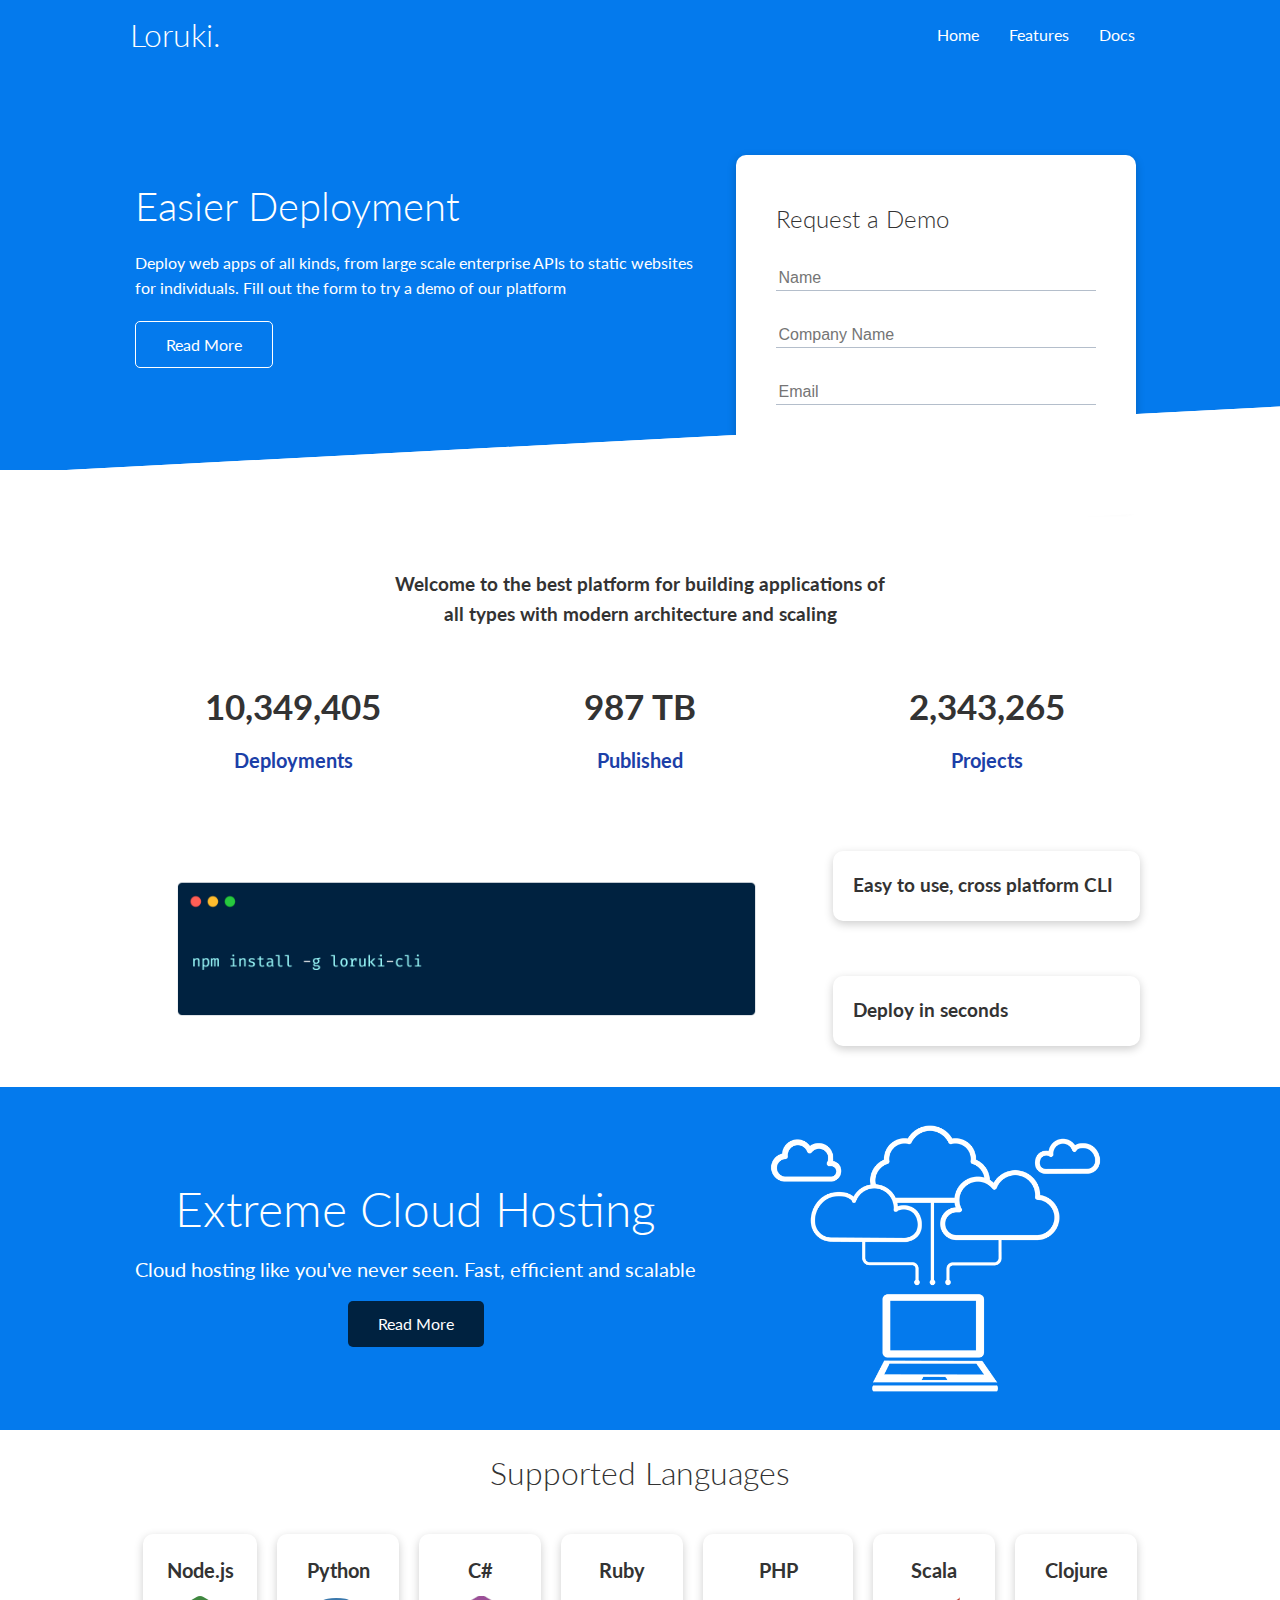
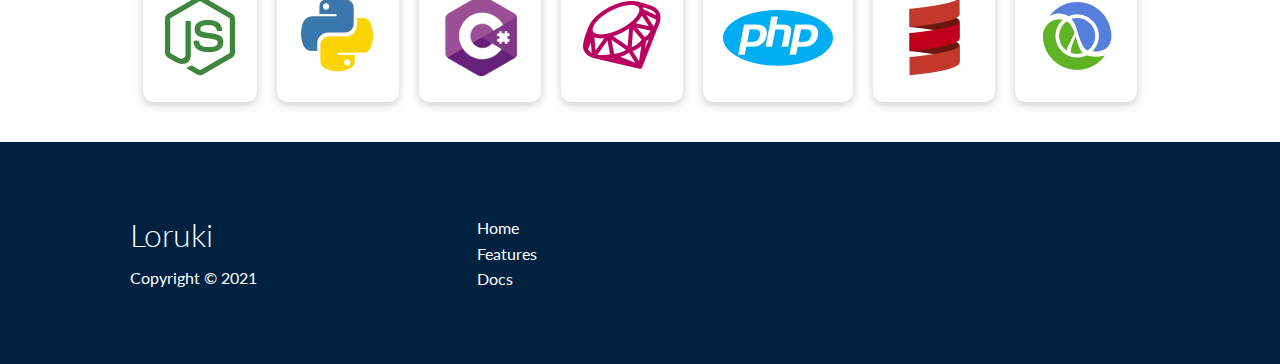
<file: index.html>
<!DOCTYPE html>
<html lang="en">
<head>
    <meta charset="UTF-8">
    <meta name="viewport" content="width=device-width, initial-scale=1.0">
    <link rel="stylesheet" href="https://cdnjs.cloudflare.com/ajax/libs/font-awesome/5.15.1/css/all.min.css" integrity="sha512-+4zCK9k+qNFUR5X+cKL9EIR+ZOhtIloNl9GIKS57V1MyNsYpYcUrUeQc9vNfzsWfV28IaLL3i96P9sdNyeRssA==" crossorigin="anonymous" />
    <link rel="stylesheet" href="css/utilities.css">
    <link rel="stylesheet" href="css/style.css">
    <title>Loruki | Cloud Hosting For Everyone</title>
</head>
<body>
    <!-- Navbar -->
    <div class="navbar">
        <div class="container flex">
            <h1 class="logo">Loruki.</h1>
            <nav>
                <ul>
                    <li><a href="index.html">Home</a></li>
                    <li><a href="features.html">Features</a></li>
                    <li><a href="docs.html">Docs</a></li>
                </ul>
            </nav>
        </div>
    </div>
    
    <!-- Showcase -->
    <section class="showcase">
        <div class="container grid">
            <div class="showcase-text">
                <h1>Easier Deployment</h1>
                <p>Deploy web apps of all kinds, from large scale enterprise APIs to static websites for individuals. Fill out the form to try a demo of our platform</p>
                <a href="features.html" class="btn btn-outline">Read More</a>
            </div>

            <div class="showcase-form card">
                <h2>Request a Demo</h2>
                 <!--  <form name="contact" netlify-honeypot="bot-field" method="POST" data-netlify="true">
                    <input type="hidden" name="form-name" value="contact">
                    <p class="hidden">
                        <label>Don’t fill this out if you're human: <input name="bot-field" /></label>
                      </p>
                    <div class="form-control">
                        <input type="text" name="name" placeholder="Name" required>
                    </div>
                    <div class="form-control">
                        <input type="text" name="company" placeholder="Company Name" required>
                    </div>
                    <div class="form-control">
                        <input type="email" name="email" placeholder="Email" required>
                    </div>
                    <input type="submit" value="Send" class="btn btn-primary">
                </form> -->
                 <form>
                    <div class="form-control">
                        <input type="text" name="name" placeholder="Name" required>
                    </div>
                    <div class="form-control">
                        <input type="text" name="company" placeholder="Company Name" required>
                    </div>
                    <div class="form-control">
                        <input type="email" name="email" placeholder="Email" required>
                    </div>
                    <input type="submit" value="Send" class="btn btn-primary">
                </form>
            </div>
        </div>
    </section>

    <!-- Stats -->
    <section class="stats">
        <div class="container">
            <h3 class="stats-heading text-center my-1">
                Welcome to the best platform for building applications of all types with modern architecture and scaling
            </h3>

            <div class="grid grid-3 text-center my-4">
                <div>
                    <i class="fas fa-server fa-3x"></i>
                    <h3>10,349,405</h3>
                    <p class="text-secondary">Deployments</p>
                </div>
                <div>
                    <i class="fas fa-upload fa-3x"></i>
                    <h3>987 TB</h3>
                    <p class="text-secondary">Published</p>
                </div>
                <div>
                    <i class="fas fa-project-diagram fa-3x"></i>
                    <h3>2,343,265</h3>
                    <p class="text-secondary">Projects</p>
                </div>
            </div>
        </div>
    </section>

    <!-- Cli -->
    <section class="cli">
        <div class="container grid">
            <img src="images/cli.png" alt="">
            <div class="card">
                <h3>Easy to use, cross platform CLI</h3>
            </div>
            <div class="card">
                <h3>Deploy in seconds</h3>
            </div>
        </div>
    </section>

    <!-- Cloud -->
    <section class="cloud bg-primary my-2 py-2">
        <div class="container grid">
            <div class="text-center">
                <h2 class="lg">Extreme Cloud Hosting</h2>
                <p class="lead my-1">Cloud hosting like you've never seen. Fast, efficient and scalable</p>
                <a href="features.html" class="btn btn-dark">Read More</a>
            </div>
            <img src="images/cloud.png" alt="">
        </div>
    </section>

    <!-- Languages -->
    <section class="languages">
        <h2 class="md text-center my-2">
            Supported Languages
        </h2>
        <div class="container flex">
            <div class="card">
                <h4>Node.js</h4>
                <img src="images/logos/node.png" alt="">
            </div>
            <div class="card">
                <h4>Python</h4>
                <img src="images/logos/python.png" alt="">
              </div>
              <div class="card">
                <h4>C#</h4>
                <img src="images/logos/csharp.png" alt="">
              </div>
              <div class="card">
                <h4>Ruby</h4>
                <img src="images/logos/ruby.png" alt="">
              </div>
              <div class="card">
                <h4>PHP</h4>
                <img src="images/logos/php.png" alt="">
              </div>
              <div class="card">
                <h4>Scala</h4>
                <img src="images/logos/scala.png" alt="">
              </div>
              <div class="card">
                <h4>Clojure</h4>
                <img src="images/logos/clojure.png" alt="">
              </div>
        </div>
    </section>

    <!-- Footer -->
    <footer class="footer bg-dark py-5">
        <div class="container grid grid-3">
            <div>
                <h1>Loruki
                </h1>
                <p>Copyright &copy; 2021</p>
            </div>
            <nav>
                <ul>
                    <li><a href="index.html">Home</a></li>
                    <li><a href="features.html">Features</a></li>
                    <li><a href="docs.html">Docs</a></li>
                </ul>
            </nav>
            <div class="social">
                <a href="https://github.com/Goodness815"><i class="fab fa-github fa-2x"></i></a>
                <a href="https://web.facebook.com/sewo.goodness"><i class="fab fa-facebook fa-2x"></i></a>
                <a href="https://www.instagram.com/_goodness_sewo/"><i class="fab fa-instagram fa-2x"></i></a>
                <a href="https://twitter.com/sewogoodness"><i class="fab fa-twitter fa-2x"></i></a>
            </div>
        </div>
    </footer>
</body>
</html>
</file>
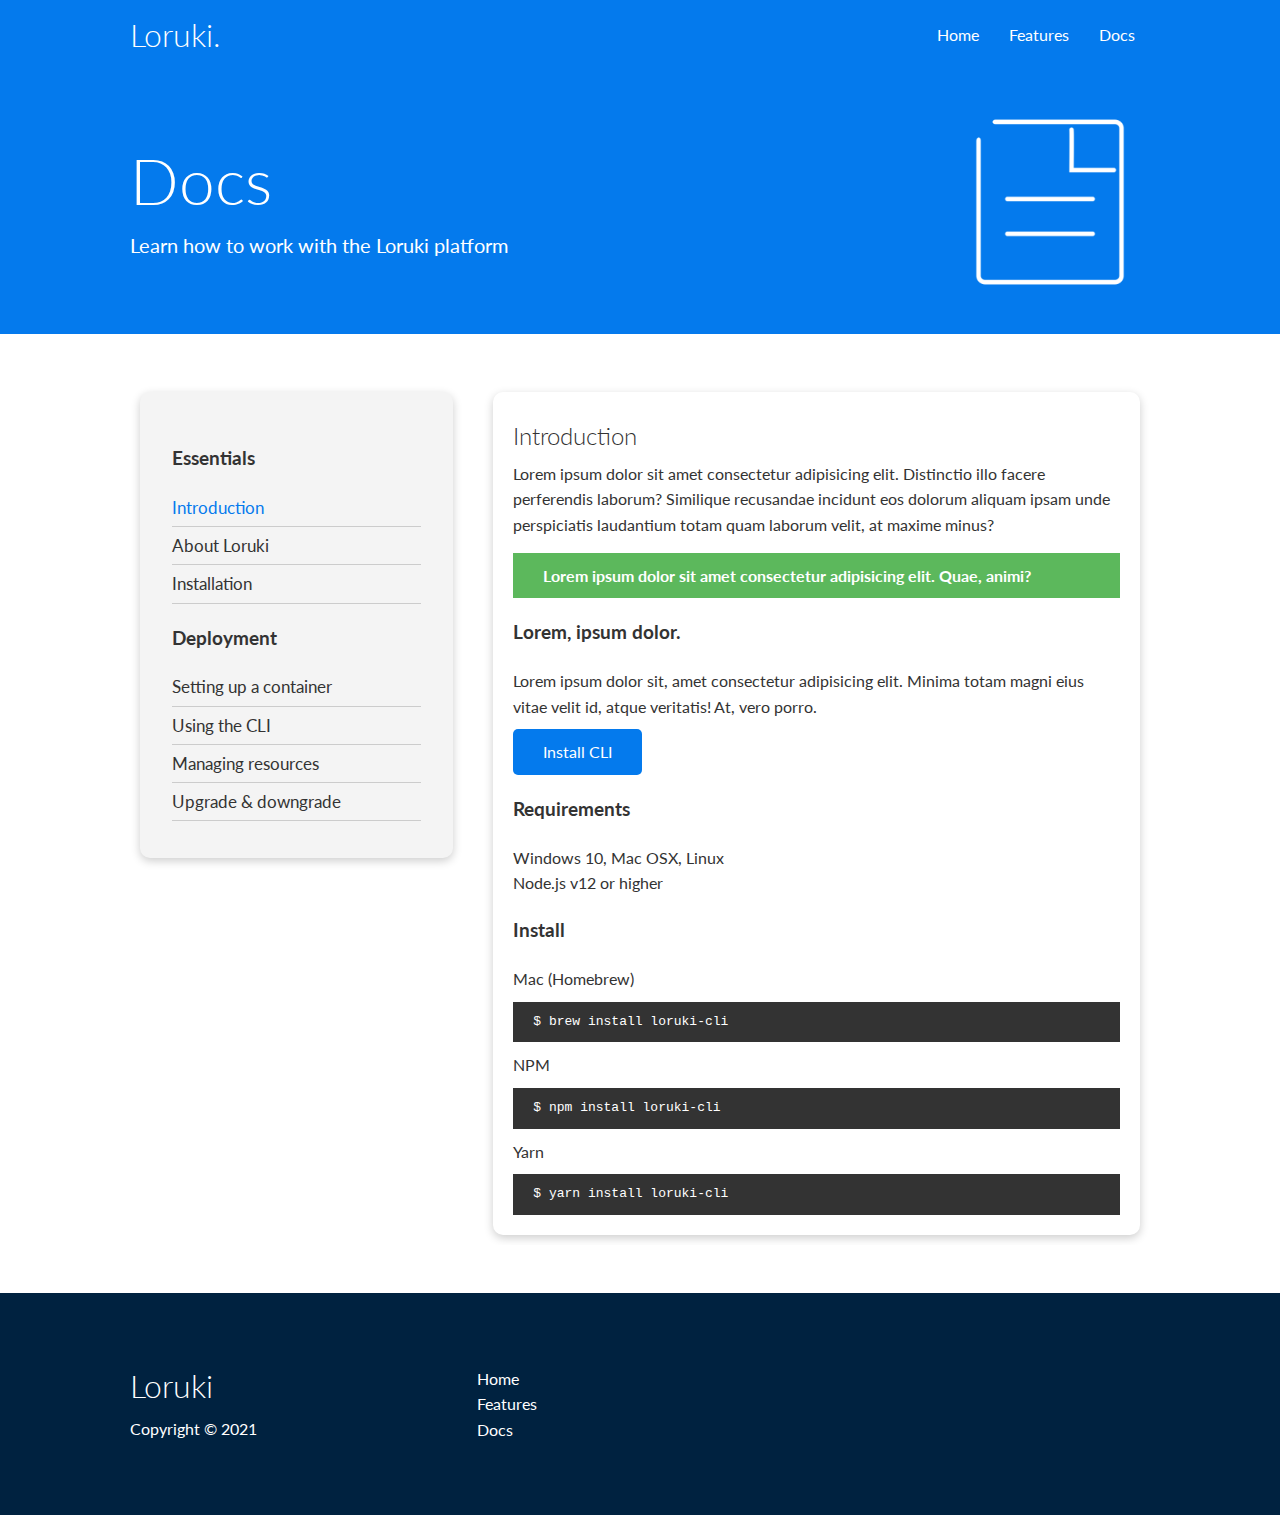
<file: docs.html>
<!DOCTYPE html>
<html lang="en">
<head>
    <meta charset="UTF-8">
    <meta name="viewport" content="width=device-width, initial-scale=1.0">
    <link rel="stylesheet" href="https://cdnjs.cloudflare.com/ajax/libs/font-awesome/5.15.1/css/all.min.css" integrity="sha512-+4zCK9k+qNFUR5X+cKL9EIR+ZOhtIloNl9GIKS57V1MyNsYpYcUrUeQc9vNfzsWfV28IaLL3i96P9sdNyeRssA==" crossorigin="anonymous" />
    <link rel="stylesheet" href="css/utilities.css">
    <link rel="stylesheet" href="css/style.css">
    <title>Loruki | Cloud Hosting For Everyone</title>
</head>
<body>
    <!-- Navbar -->
    <div class="navbar">
        <div class="container flex">
            <h1 class="logo">Loruki.</h1>
            <nav>
                <ul>
                    <li><a href="index.html">Home</a></li>
                    <li><a href="features.html">Features</a></li>
                    <li><a href="docs.html">Docs</a></li>
                </ul>
            </nav>
        </div>
    </div>

    <!-- Head -->
    <section class="docs-head bg-primary py-3">
        <div class="container grid">
            <div>
                <h1 class="xl">Docs</h1>
                <p class="lead">
                    Learn how to work with the Loruki platform
                </p>
            </div>
            <img src="images/docs.png" alt="">
        </div>
    </section>

    <!-- Docs main -->
    <section class="docs-main my-4">
        <div class="container grid">
            <div class="card bg-light p-3">
                <h3 class="my-2">Essentials</h3>
                <nav>
                    <ul>
                        <li><a class="text-primary" href="#">Introduction</a></li>
                        <li><a href="#">About Loruki</a></li>
                        <li><a href="#">Installation</a></li>
                    </ul>
                </nav>

                <h3 class="my-2">Deployment</h3>
                <nav>
                    <ul>
                        <li><a href="#">Setting up a container</a></li>
							<li><a href="#">Using the CLI</a></li>
							<li><a href="#">Managing resources</a></li>
							<li><a href="#">Upgrade & downgrade</a></li>
                    </ul>
                </nav>
            </div>
            <div class="card">
                <h2>Introduction</h2>
                <p>Lorem ipsum dolor sit amet consectetur adipisicing elit. Distinctio illo facere perferendis laborum? Similique recusandae incidunt eos dolorum aliquam ipsam unde perspiciatis laudantium totam quam laborum velit, at maxime minus?</p>

                <div class="alert alert-success">
                    <i class="fas fa-info"></i> Lorem ipsum dolor sit amet consectetur adipisicing elit. Quae, animi?
                </div>

                <h3>Lorem, ipsum dolor.</h3>
                <p>Lorem ipsum dolor sit, amet consectetur adipisicing elit. Minima totam magni eius vitae velit id, atque veritatis! At, vero porro.</p>
                <a href="#" class="btn btn-primary">Install CLI</a>

                <h3>Requirements</h3>
                <ul>
                    <li>Windows 10, Mac OSX, Linux</li>
                    <li>Node.js v12 or higher</li>
                </ul>

                <h3>Install</h3>
                <p>Mac (Homebrew)</p>
                <pre><code>$ brew install loruki-cli</code></pre>
                <p>NPM</p>
                <pre><code>$ npm install loruki-cli</code></pre>
                <p>Yarn</p>
                <pre><code>$ yarn install loruki-cli</code></pre>

            </div>
        </div>
    </section>
    
    <!-- Footer -->
    <footer class="footer bg-dark py-5">
        <div class="container grid grid-3">
            <div>
                <h1>Loruki
                </h1>
                <p>Copyright &copy; 2021</p>
            </div>
            <nav>
                <ul>
                    <li><a href="index.html">Home</a></li>
                    <li><a href="features.html">Features</a></li>
                    <li><a href="docs.html">Docs</a></li>
                </ul>
            </nav>
            <div class="social">
                <a href="https://github.com/Goodness815"><i class="fab fa-github fa-2x"></i></a>
                <a href="https://web.facebook.com/sewo.goodness"><i class="fab fa-facebook fa-2x"></i></a>
                <a href="https://www.instagram.com/_goodness_sewo/"><i class="fab fa-instagram fa-2x"></i></a>
                <a href="https://twitter.com/sewogoodness"><i class="fab fa-twitter fa-2x"></i></a>
            </div>
        </div>
    </footer>
</body>
</html>
</file>
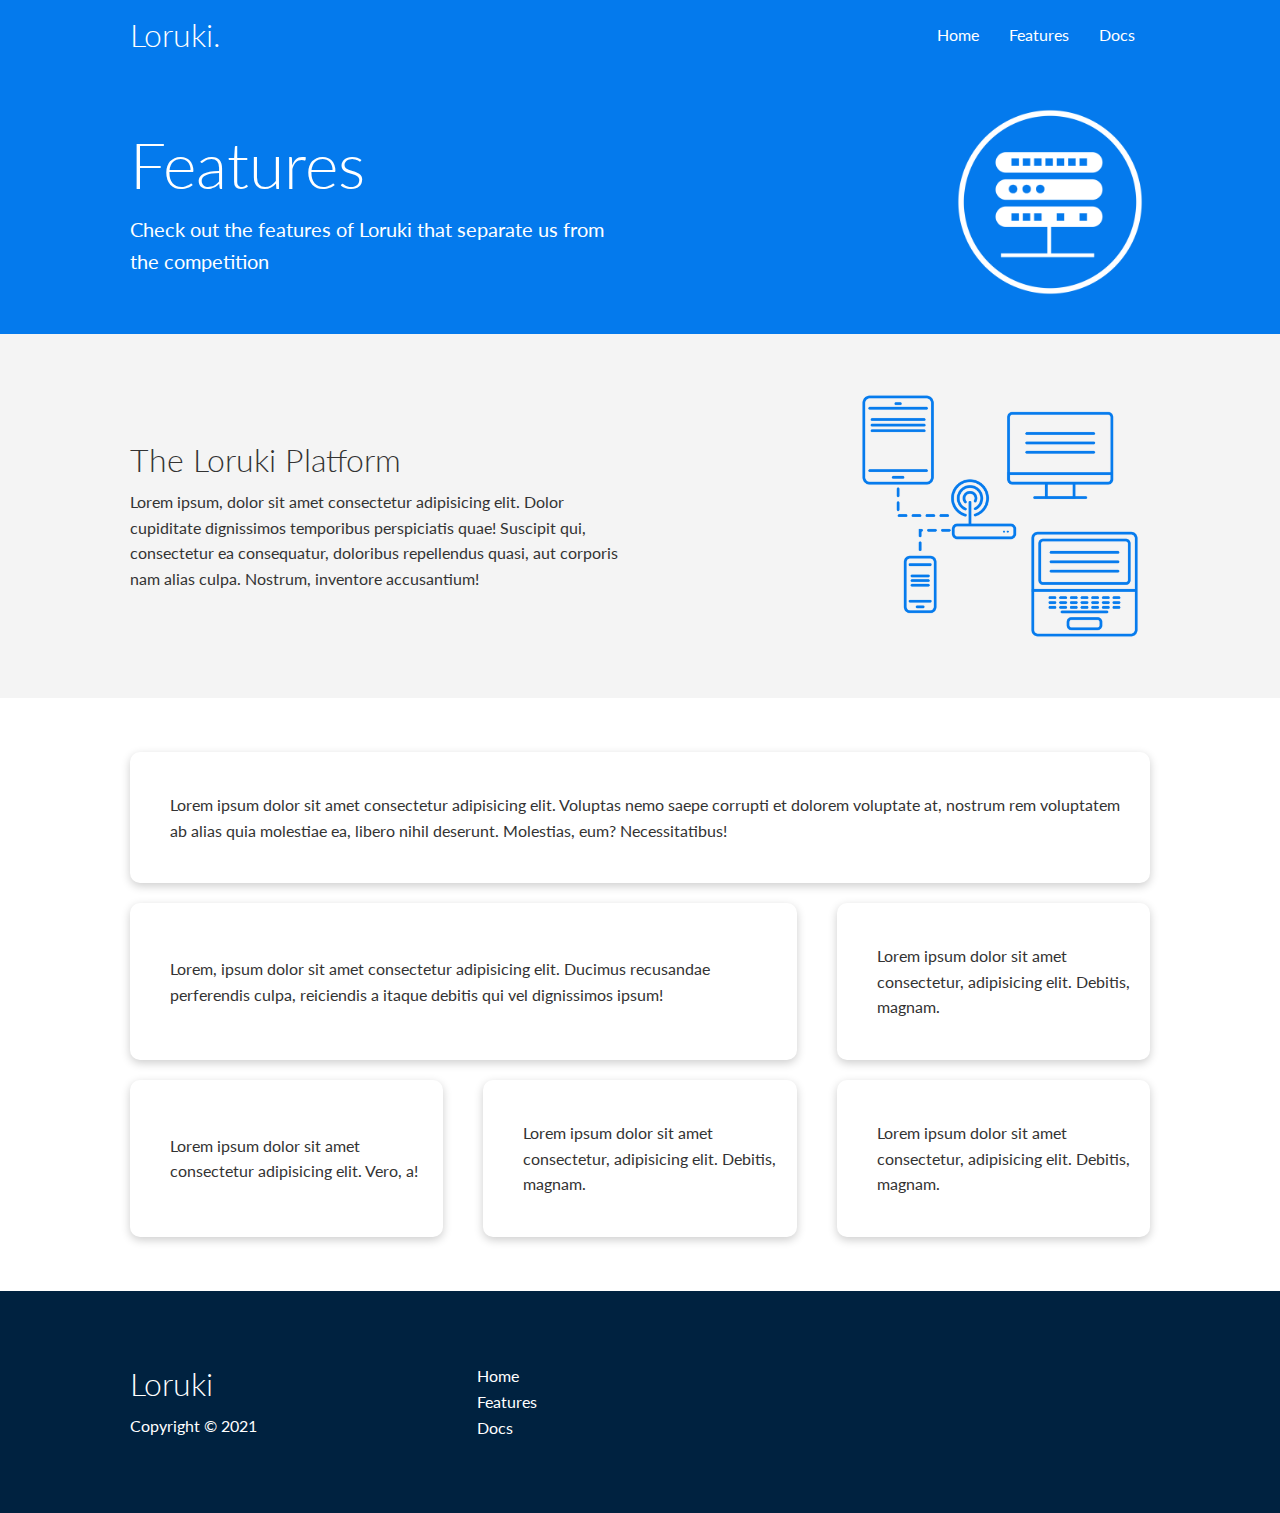
<file: features.html>
<!DOCTYPE html>
<html lang="en">
<head>
    <meta charset="UTF-8">
    <meta name="viewport" content="width=device-width, initial-scale=1.0">
    <link rel="stylesheet" href="https://cdnjs.cloudflare.com/ajax/libs/font-awesome/5.15.1/css/all.min.css" integrity="sha512-+4zCK9k+qNFUR5X+cKL9EIR+ZOhtIloNl9GIKS57V1MyNsYpYcUrUeQc9vNfzsWfV28IaLL3i96P9sdNyeRssA==" crossorigin="anonymous" />
    <link rel="stylesheet" href="css/utilities.css">
    <link rel="stylesheet" href="css/style.css">
    <title>Loruki | Cloud Hosting For Everyone</title>
</head>
<body>
    <!-- Navbar -->
    <div class="navbar">
        <div class="container flex">
            <h1 class="logo">Loruki.</h1>
            <nav>
                <ul>
                    <li><a href="index.html">Home</a></li>
                    <li><a href="features.html">Features</a></li>
                    <li><a href="docs.html">Docs</a></li>
                </ul>
            </nav>
        </div>
    </div>

    <!-- Head -->
    <section class="features-head bg-primary py-3">
        <div class="container grid">
            <div>
                <h1 class="xl">Features</h1>
                <p class="lead">
                    Check out the features of Loruki that separate us from the
						competition
                </p>
            </div>
            <img src="images/server.png" alt="">
        </div>
    </section>

    <!-- Sub head -->
    <section class="features-sub-head bg-light py-3">
        <div class="container grid">
            <div>
                <h1 class="md">The Loruki Platform</h1>
                <p>
                    Lorem ipsum, dolor sit amet consectetur adipisicing elit. Dolor cupiditate dignissimos temporibus perspiciatis quae! Suscipit qui, consectetur ea consequatur, doloribus repellendus quasi, aut corporis nam alias culpa. Nostrum, inventore accusantium!
                </p>
            </div>
            <img src="images/server2.png" alt="">
        </div>
    </section>

    <section class="features-main my-2">
        <div class="container grid grid-3">
            <div class="card flex">
                <i class="fas fa-server fa-3x"></i>
                <p>Lorem ipsum dolor sit amet consectetur adipisicing elit. Voluptas nemo saepe corrupti et dolorem voluptate at, nostrum rem voluptatem ab alias quia molestiae ea, libero nihil deserunt. Molestias, eum? Necessitatibus!</p>
            </div>
            <div class="card flex">
                <i class="fas fa-network-wired fa-3x"></i>
                <p>
                    Lorem, ipsum dolor sit amet consectetur adipisicing elit. Ducimus
                    recusandae perferendis culpa, reiciendis a itaque debitis qui vel
                    dignissimos ipsum!
                </p>
            </div>
            <div class="card flex">
                <i class="fas fa-laptop-code fa-3x"></i>
                <p>
                    Lorem ipsum dolor sit amet consectetur, adipisicing elit. Debitis,
                    magnam.
                </p>
            </div>
            <div class="card flex">
                <i class="fas fa-database fa-3x"></i>
                <p>
                    Lorem ipsum dolor sit amet consectetur adipisicing elit. Vero, a!
                </p>
            </div>
            <div class="card flex">
                <i class="fas fa-power-off fa-3x"></i>
                <p>
                    Lorem ipsum dolor sit amet consectetur, adipisicing elit. Debitis,
                    magnam.
                </p>
            </div>
            <div class="card flex">
                <i class="fas fa-upload fa-3x"></i>
                <p>
                    Lorem ipsum dolor sit amet consectetur, adipisicing elit. Debitis,
                    magnam.
                </p>
            </div>
        </div>
    </section>

    <!-- Footer -->
    <footer class="footer bg-dark py-5">
        <div class="container grid grid-3">
            <div>
                <h1>Loruki
                </h1>
                <p>Copyright &copy; 2021</p>
            </div>
            <nav>
                <ul>
                    <li><a href="index.html">Home</a></li>
                    <li><a href="features.html">Features</a></li>
                    <li><a href="docs.html">Docs</a></li>
                </ul>
            </nav>
            <div class="social">
                <a href="https://github.com/Goodness815"><i class="fab fa-github fa-2x"></i></a>
                <a href="https://web.facebook.com/sewo.goodness"><i class="fab fa-facebook fa-2x"></i></a>
                <a href="https://www.instagram.com/_goodness_sewo/"><i class="fab fa-instagram fa-2x"></i></a>
                <a href="https://twitter.com/sewogoodness"><i class="fab fa-twitter fa-2x"></i></a>
            </div>
        </div>
    </footer>
</body>
</html>
</file>
<file: css/utilities.css>
.container {
  max-width: 1100px;
  margin: 0 auto;
  overflow: auto;
  padding: 0 40px;
}

.card {
  background-color: #fff;
  color: #333;
  border-radius: 10px;
  box-shadow: 0 3px 10px rgba(0, 0, 0, 0.2);
  padding: 20px;
  margin: 10px;
}

.btn {
  display: inline-block;
  padding: 10px 30px;
  cursor: pointer;
  background: var(--primary-color);
  color: #fff;
  border: none;
  border-radius: 5px;
}

.btn-outline {
  background-color: transparent;
  border: 1px #fff solid;
}

.btn:hover {
  transform: scale(0.98);
}

/* Backgrounds & colored buttons */
.bg-primary,
.btn-primary {
  background-color: var(--primary-color);
  color: #fff;
}

.bg-secondary,
.btn-secondary {
  background-color: var(--secondary-color);
  color: #fff;
}

.bg-dark,
.btn-dark {
  background-color: var(--dark-color);
  color: #fff;
}

.bg-light,
.btn-light {
  background-color: var(--light-color);
  color: #333;
}

.bg-primary a,
.btn-primary a,
.bg-secondary a,
.btn-secondary a,
.bg-dark a,
.btn-dark a {
  color: #fff;
}

/* Text colors */
.text-primary {
  color: var(--primary-color);
}

.text-secondary {
  color: var(--secondary-color);
}

.text-dark {
  color: var(--dark-color);
}

.text-light {
  color: var(--light-color);
}

/* Text sizes */
.lead {
  font-size: 20px;
}

.sm {
  font-size: 1rem;
}

.md {
  font-size: 2rem;
}

.lg {
  font-size: 3rem;
}

.xl {
  font-size: 4rem;
}

.text-center {
  text-align: center;
}

/* Alert */
.alert {
  background-color: var(--light-color);
  padding: 10px 20px;
  font-weight: bold;
  margin: 15px 0;
}

.alert i {
  margin-right: 10px;
}

.alert-success {
  background-color: var(--success-color);
  color: #fff;
}

.alert-error {
  background-color: var(--error-color);
  color: #fff;
}

.flex {
  display: flex;
  justify-content: center;
  align-items: center;
  height: 100%;
}

.grid {
  display: grid;
  grid-template-columns: repeat(2, 1fr);
  gap: 20px;
  justify-content: center;
  align-items: center;
  height: 100%;
}

.grid-3 {
  grid-template-columns: repeat(3, 1fr);
}

/* Margin */
.my-1 {
  margin: 1rem 0;
}

.my-2 {
  margin: 1.5rem 0;
}

.my-3 {
  margin: 2rem 0;
}

.my-4 {
  margin: 3rem 0;
}

.my-5 {
  margin: 4rem 0;
}

.m-1 {
  margin: 1rem;
}

.m-2 {
  margin: 1.5rem;
}

.m-3 {
  margin: 2rem;
}

.m-4 {
  margin: 3rem;
}

.m-5 {
  margin: 4rem;
}

/* Padding */
.py-1 {
  padding: 1rem 0;
}

.py-2 {
  padding: 1.5rem 0;
}

.py-3 {
  padding: 2rem 0;
}

.py-4 {
  padding: 3rem 0;
}

.py-5 {
  padding: 4rem 0;
}

.p-1 {
  padding: 1rem;
}

.p-2 {
  padding: 1.5rem;
}

.p-3 {
  padding: 2rem;
}

.p-4 {
  padding: 3rem;
}

.p-5 {
  padding: 4rem;
}
</file>
<file: css/style.css>
@import url('https://fonts.googleapis.com/css2?family=Lato:wght@300&display=swap');

:root {
  --primary-color: #047aed;
  --secondary-color: #1c3fa8;
  --dark-color: #002240;
  --light-color: #f4f4f4;
  --success-color: #5cb85c;
  --error-color: #d9534f;
}

* {
  box-sizing: border-box;
  padding: 0;
  margin: 0;
}

body {
  font-family: 'Lato', sans-serif;
  color: #333;
  line-height: 1.6;
}

ul {
  list-style-type: none;
}

a {
  text-decoration: none;
  color: #333;
}

h1,
h2 {
  font-weight: 300;
  line-height: 1.2;
  margin: 10px 0;
}

p {
  margin: 10px 0;
}

img {
  width: 100%;
}

code,
pre {
  background: #333;
  color: #fff;
  padding: 10px;
}

.hidden {
  visibility: hidden;
  height: 0;
}

/* Navbar */
.navbar {
  background-color: var(--primary-color);
  color: #fff;
  height: 70px;
}

.navbar ul {
  display: flex;
}

.navbar a {
  color: #fff;
  padding: 10px;
  margin: 0 5px;
}

.navbar a:hover {
  border-bottom: 2px #fff solid;
}

.navbar .flex {
  justify-content: space-between;
}

/* Showcase */
.showcase {
  height: 400px;
  background-color: var(--primary-color);
  color: #fff;
  position: relative;
}

.showcase h1 {
  font-size: 40px;
}

.showcase p {
  margin: 20px 0;
}

.showcase .grid {
  overflow: visible;
  grid-template-columns: 55% auto;
  gap: 30px;
}

.showcase-text {
  animation: slideInFromLeft 1s ease-in;
}

.showcase-form {
  position: relative;
  top: 60px;
  height: 350px;
  width: 400px;
  padding: 40px;
  z-index: 10 0;
  justify-self: flex-end;
  animation: slideInFromRight 1s ease-in;
}

.showcase-form .form-control {
  margin: 30px 0;
}

.showcase-form input[type='text'],
.showcase-form input[type='email'] {
  border: 0;
  border-bottom: 1px solid #b4becb;
  width: 100%;
  padding: 3px;
  font-size: 16px;
}

.showcase-form input:focus {
  outline: none;
}

.showcase::before,
.showcase::after {
  content: '';
  position: absolute;
  height: 100px;
  bottom: -70px;
  right: 0;
  left: 0;
  background: #fff;
  transform: skewY(-3deg);
  -webkit-transform: skewY(-3deg);
  -moz-transform: skewY(-3deg);
  -ms-transform: skewY(-3deg);
}

/* Stats */
.stats {
  padding-top: 100px;
  animation: slideInFromBottom 1s ease-in;
}

.stats-heading {
  max-width: 500px;
  margin: auto;
}

.stats .grid h3 {
  font-size: 35px;
}

.stats .grid p {
  font-size: 20px;
  font-weight: bold;
}

/* Cli */
.cli .grid {
  grid-template-columns: repeat(3, 1fr);
  grid-template-rows: repeat(2, 1fr);
}

.cli .grid > *:first-child {
  grid-column: 1 / span 2;
  grid-row: 1 / span 2;
}

/* Cloud */
.cloud .grid {
  grid-template-columns: 4fr 3fr;
}

/* Languages */

.languages .flex {
  flex-wrap: wrap;
}

.languages .card {
  text-align: center;
  margin: 18px 10px 40px;
  transition: transform 0.2s ease-in;
}

.languages .card h4 {
  font-size: 20px;
  margin-bottom: 10px;
}

.languages .card:hover {
  transform: translateY(-15px);
}

/* Features */
.features-head img,
.docs-head img {
  width: 200px;
  justify-self: flex-end;
}

.features-sub-head img {
  width: 300px;
  justify-self: flex-end;
}

.features-main .card > i {
  margin-right: 20px;
}

.features-main .grid {
  padding: 30px;
}

.features-main .grid > *:first-child {
  grid-column: 1 / span 3;
}

.features-main .grid > *:nth-child(2) {
  grid-column: 1 / span 2;
}

/* Docs */
.docs-main h3 {
  margin: 20px 0;
}

.docs-main .grid {
  grid-template-columns: 1fr 2fr;
  align-items: flex-start;
}

.docs-main nav li {
  font-size: 17px;
  padding-bottom: 5px;
  margin-bottom: 5px;
  border-bottom: 1px #ccc solid;
}

.docs-main a:hover {
  font-weight: bold;
}

/* Footer */
.footer .social a {
  margin: 0 10px;
}

/* Animations */
@keyframes slideInFromLeft {
  0% {
    transform: translateX(-100%);
  }

  100% {
    transform: translateX(0);
  }
}

@keyframes slideInFromRight {
  0% {
    transform: translateX(100%);
  }

  100% {
    transform: translateX(0);
  }
}

@keyframes slideInFromTop {
  0% {
    transform: translateY(-100%);
  }

  100% {
    transform: translateX(0);
  }
}

@keyframes slideInFromBottom {
  0% {
    transform: translateY(100%);
  }

  100% {
    transform: translateX(0);
  }
}

/* Tablets and under */
@media (max-width: 768px) {
  .grid,
  .showcase .grid,
  .stats .grid,
  .cli .grid,
  .cloud .grid,
  .features-main .grid,
  .docs-main .grid {
    grid-template-columns: 1fr;
    grid-template-rows: 1fr;
  }

  .showcase {
    height: auto;
  }

  .showcase-text {
    text-align: center;
    margin-top: 40px;
    animation: slideInFromTop 1s ease-in;
  }

  .showcase-form {
    justify-self: center;
    margin: auto;
    animation: slideInFromBottom 1s ease-in;
  }

  .cli .grid > *:first-child {
    grid-column: 1;
    grid-row: 1;
  }

  .features-head,
  .features-sub-head,
  .docs-head {
    text-align: center;
  }

  .features-head img,
  .features-sub-head img,
  .docs-head img {
    justify-self: center;
  }

  .features-main .grid > *:first-child,
  .features-main .grid > *:nth-child(2) {
    grid-column: 1;
  }
}

/* Mobile */
@media (max-width: 500px) {
  .navbar {
    height: 110px;
  }

  .navbar .flex {
    flex-direction: column;
  }

  .navbar ul {
    padding: 10px;
    background-color: rgba(0, 0, 0, 0.1);
  }
  
  .showcase-form {
    width: 300px;
  }
}
</file>
